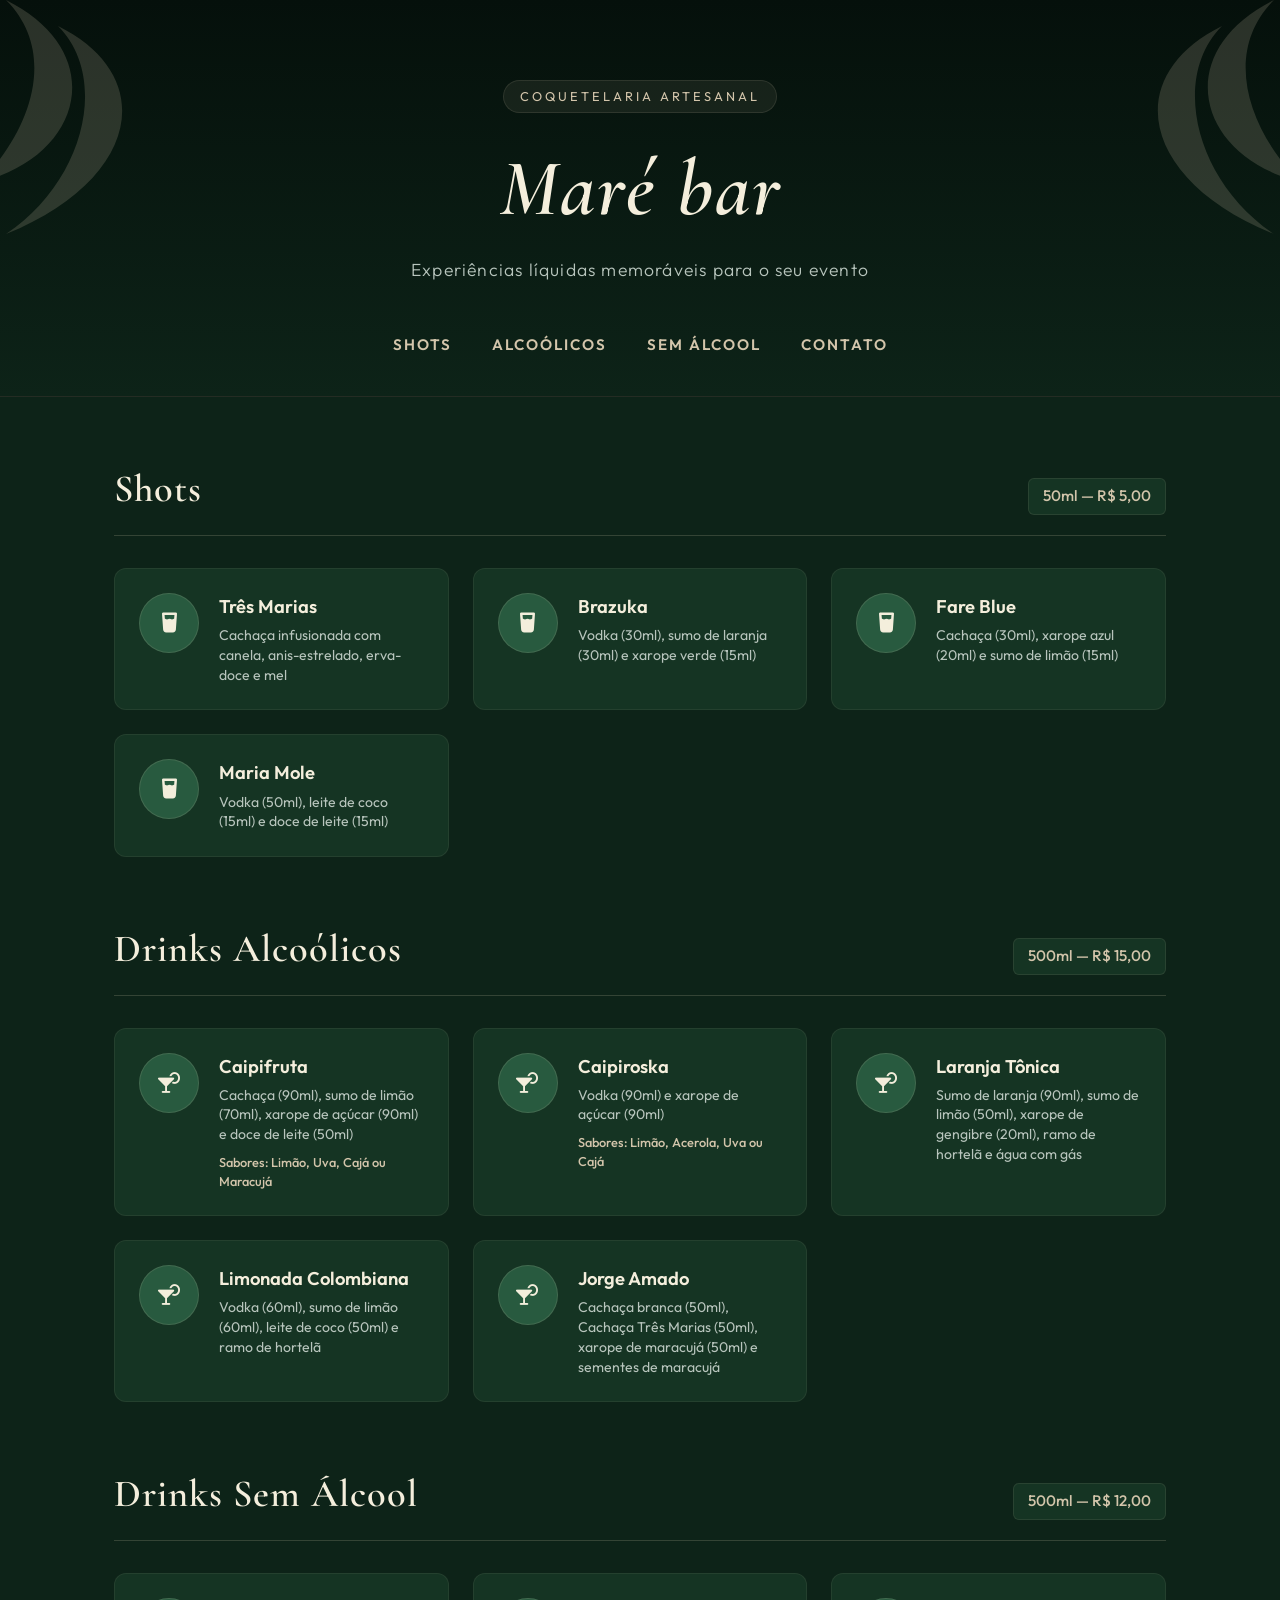
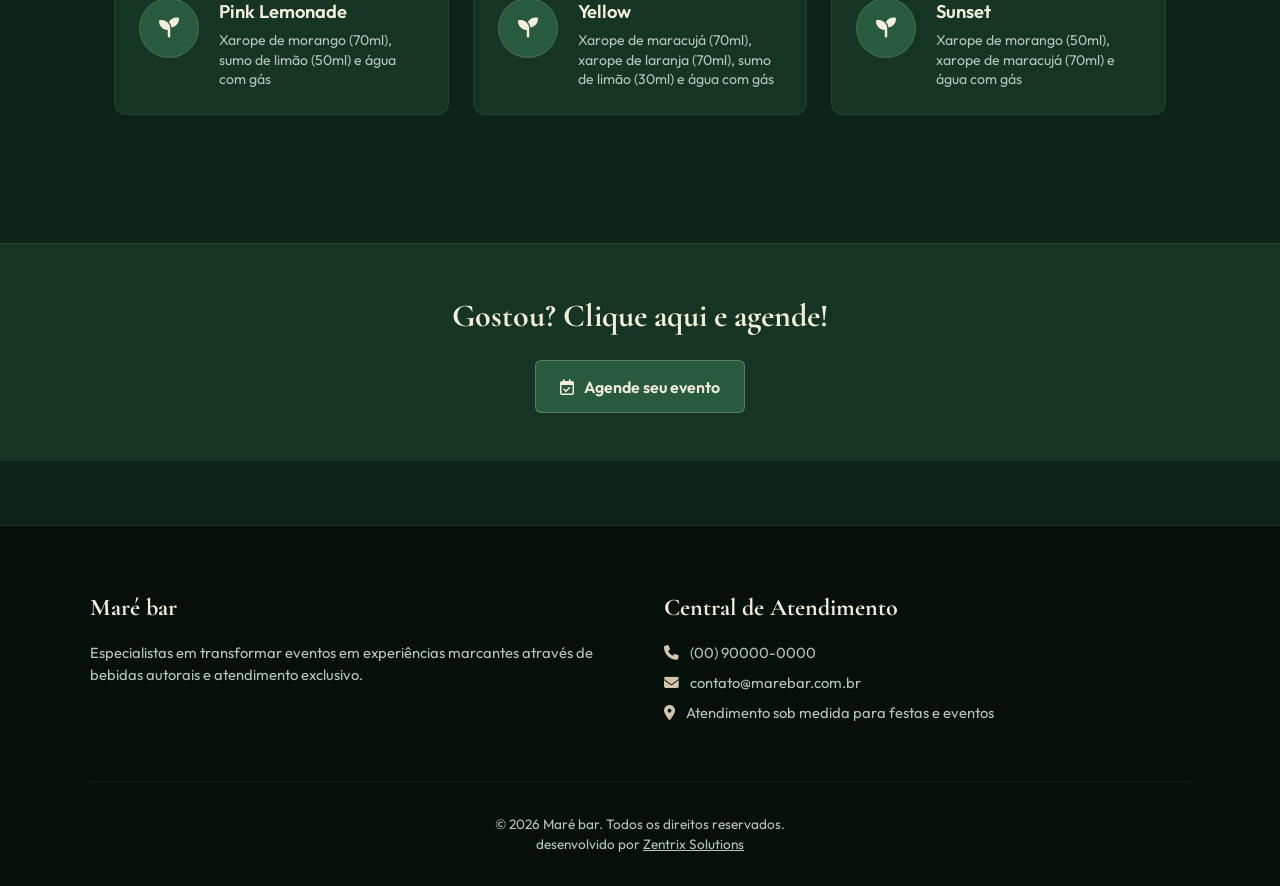
<file: index.html>
<!DOCTYPE html>
<html lang="pt-BR">
<head>
    <meta charset="UTF-8">
    <meta name="viewport" content="width=device-width, initial-scale=1.0">
    <title>Menu de Drinks | Maré bar</title>
    <link rel="stylesheet" href="style.css">
    <link rel="stylesheet" href="https://cdnjs.cloudflare.com/ajax/libs/font-awesome/6.4.0/css/all.min.css">
    <link rel="preconnect" href="https://fonts.googleapis.com">
    <link rel="preconnect" href="https://fonts.gstatic.com" crossorigin>
    <link href="https://fonts.googleapis.com/css2?family=Cormorant+Garamond:ital,wght@0,400;0,600;0,700;1,400&family=Outfit:wght@300;400;500;600;700&display=swap" rel="stylesheet">
</head>
<body>

    <header class="header">
        <div class="header-leaf-left"></div>
        <div class="header-leaf-right"></div>

        <div class="header-inner">
            <span class="brand-tag">Coquetelaria Artesanal</span>
            <h1 class="logo-title">Maré bar</h1>
            <p class="logo-subtitle">Experiências líquidas memoráveis para o seu evento</p>
        </div>
        <nav class="nav-container">
            <ul>
                <li><a href="#shots">Shots</a></li>
                <li><a href="#alcoolicos">Alcoólicos</a></li>
                <li><a href="#sem-alcool">Sem Álcool</a></li>
                <li><a href="#contato">Contato</a></li>
            </ul>
        </nav>
    </header>

    <main class="menu-wrapper">

        <section id="shots" class="menu-category">
            <div class="category-header">
                <h2>Shots</h2>
                <span class="category-info">50ml — R$ 5,00</span>
            </div>
            
            <div class="drinks-grid">
                <div class="drink-card">
                    <div class="drink-avatar">
                        <i class="fa-solid fa-glass-water"></i>
                    </div>
                    <div class="drink-details">
                        <h3>Três Marias</h3>
                        <p>Cachaça infusionada com canela, anis-estrelado, erva-doce e mel</p>
                    </div>
                </div>

                <div class="drink-card">
                    <div class="drink-avatar">
                        <i class="fa-solid fa-glass-water"></i>
                    </div>
                    <div class="drink-details">
                        <h3>Brazuka</h3>
                        <p>Vodka (30ml), sumo de laranja (30ml) e xarope verde (15ml)</p>
                    </div>
                </div>

                <div class="drink-card">
                    <div class="drink-avatar">
                        <i class="fa-solid fa-glass-water"></i>
                    </div>
                    <div class="drink-details">
                        <h3>Fare Blue</h3>
                        <p>Cachaça (30ml), xarope azul (20ml) e sumo de limão (15ml)</p>
                    </div>
                </div>

                <div class="drink-card">
                    <div class="drink-avatar">
                        <i class="fa-solid fa-glass-water"></i>
                    </div>
                    <div class="drink-details">
                        <h3>Maria Mole</h3>
                        <p>Vodka (50ml), leite de coco (15ml) e doce de leite (15ml)</p>
                    </div>
                </div>
            </div>
        </section>

        <section id="alcoolicos" class="menu-category">
            <div class="category-header">
                <h2>Drinks Alcoólicos</h2>
                <span class="category-info">500ml — R$ 15,00</span>
            </div>
            
            <div class="drinks-grid">
                <div class="drink-card">
                    <div class="drink-avatar">
                        <i class="fa-solid fa-martini-glass-citrus"></i>
                    </div>
                    <div class="drink-details">
                        <h3>Caipifruta</h3>
                        <p>Cachaça (90ml), sumo de limão (70ml), xarope de açúcar (90ml) e doce de leite (50ml)</p>
                        <span class="drink-flavor">Sabores: Limão, Uva, Cajá ou Maracujá</span>
                    </div>
                </div>

                <div class="drink-card">
                    <div class="drink-avatar">
                        <i class="fa-solid fa-martini-glass-citrus"></i>
                    </div>
                    <div class="drink-details">
                        <h3>Caipiroska</h3>
                        <p>Vodka (90ml) e xarope de açúcar (90ml)</p>
                        <span class="drink-flavor">Sabores: Limão, Acerola, Uva ou Cajá</span>
                    </div>
                </div>

                <div class="drink-card">
                    <div class="drink-avatar">
                        <i class="fa-solid fa-martini-glass-citrus"></i>
                    </div>
                    <div class="drink-details">
                        <h3>Laranja Tônica</h3>
                        <p>Sumo de laranja (90ml), sumo de limão (50ml), xarope de gengibre (20ml), ramo de hortelã e água com gás</p>
                    </div>
                </div>

                <div class="drink-card">
                    <div class="drink-avatar">
                        <i class="fa-solid fa-martini-glass-citrus"></i>
                    </div>
                    <div class="drink-details">
                        <h3>Limonada Colombiana</h3>
                        <p>Vodka (60ml), sumo de limão (60ml), leite de coco (50ml) e ramo de hortelã</p>
                    </div>
                </div>

                <div class="drink-card">
                    <div class="drink-avatar">
                        <i class="fa-solid fa-martini-glass-citrus"></i>
                    </div>
                    <div class="drink-details">
                        <h3>Jorge Amado</h3>
                        <p>Cachaça branca (50ml), Cachaça Três Marias (50ml), xarope de maracujá (50ml) e sementes de maracujá</p>
                    </div>
                </div>
            </div>
        </section>

        <section id="sem-alcool" class="menu-category">
            <div class="category-header">
                <h2>Drinks Sem Álcool</h2>
                <span class="category-info">500ml — R$ 12,00</span>
            </div>
            
            <div class="drinks-grid">
                <div class="drink-card">
                    <div class="drink-avatar">
                        <i class="fa-solid fa-seedling"></i>
                    </div>
                    <div class="drink-details">
                        <h3>Pink Lemonade</h3>
                        <p>Xarope de morango (70ml), sumo de limão (50ml) e água com gás</p>
                    </div>
                </div>

                <div class="drink-card">
                    <div class="drink-avatar">
                        <i class="fa-solid fa-seedling"></i>
                    </div>
                    <div class="drink-details">
                        <h3>Yellow</h3>
                        <p>Xarope de maracujá (70ml), xarope de laranja (70ml), sumo de limão (30ml) e água com gás</p>
                    </div>
                </div>

                <div class="drink-card">
                    <div class="drink-avatar">
                        <i class="fa-solid fa-seedling"></i>
                    </div>
                    <div class="drink-details">
                        <h3>Sunset</h3>
                        <p>Xarope de morango (50ml), xarope de maracujá (70ml) e água com gás</p>
                    </div>
                </div>
            </div>
        </section>

    </main>

    <section class="booking-cta" aria-labelledby="booking-cta-title">
        <h2 id="booking-cta-title">Gostou? Clique aqui e agende!</h2>
        <a class="booking-cta-link" href="agendamento.html">
            <i class="fa-regular fa-calendar-check" aria-hidden="true"></i>
            Agende seu evento
        </a>
    </section>

    <footer id="contato" class="footer">
        <div class="footer-grid">
            <div class="footer-info">
                <h3>Maré bar</h3>
                <p>Especialistas em transformar eventos em experiências marcantes através de bebidas autorais e atendimento exclusivo.</p>
            </div>
            <div class="footer-contact">
                <h3>Central de Atendimento</h3>
                <p><i class="fa-solid fa-phone"></i> (00) 90000-0000</p>
                <p><i class="fa-solid fa-envelope"></i> contato@marebar.com.br</p>
                <p><i class="fa-solid fa-location-dot"></i> Atendimento sob medida para festas e eventos</p>
            </div>
        </div>
        <div class="footer-copy">
            <p>&copy; 2026 Maré bar. Todos os direitos reservados.</p>
            <p>desenvolvido por <span style="text-decoration: underline;">Zentrix Solutions</span></p>
        </div>
    </footer>

</body>
</html>
</file>
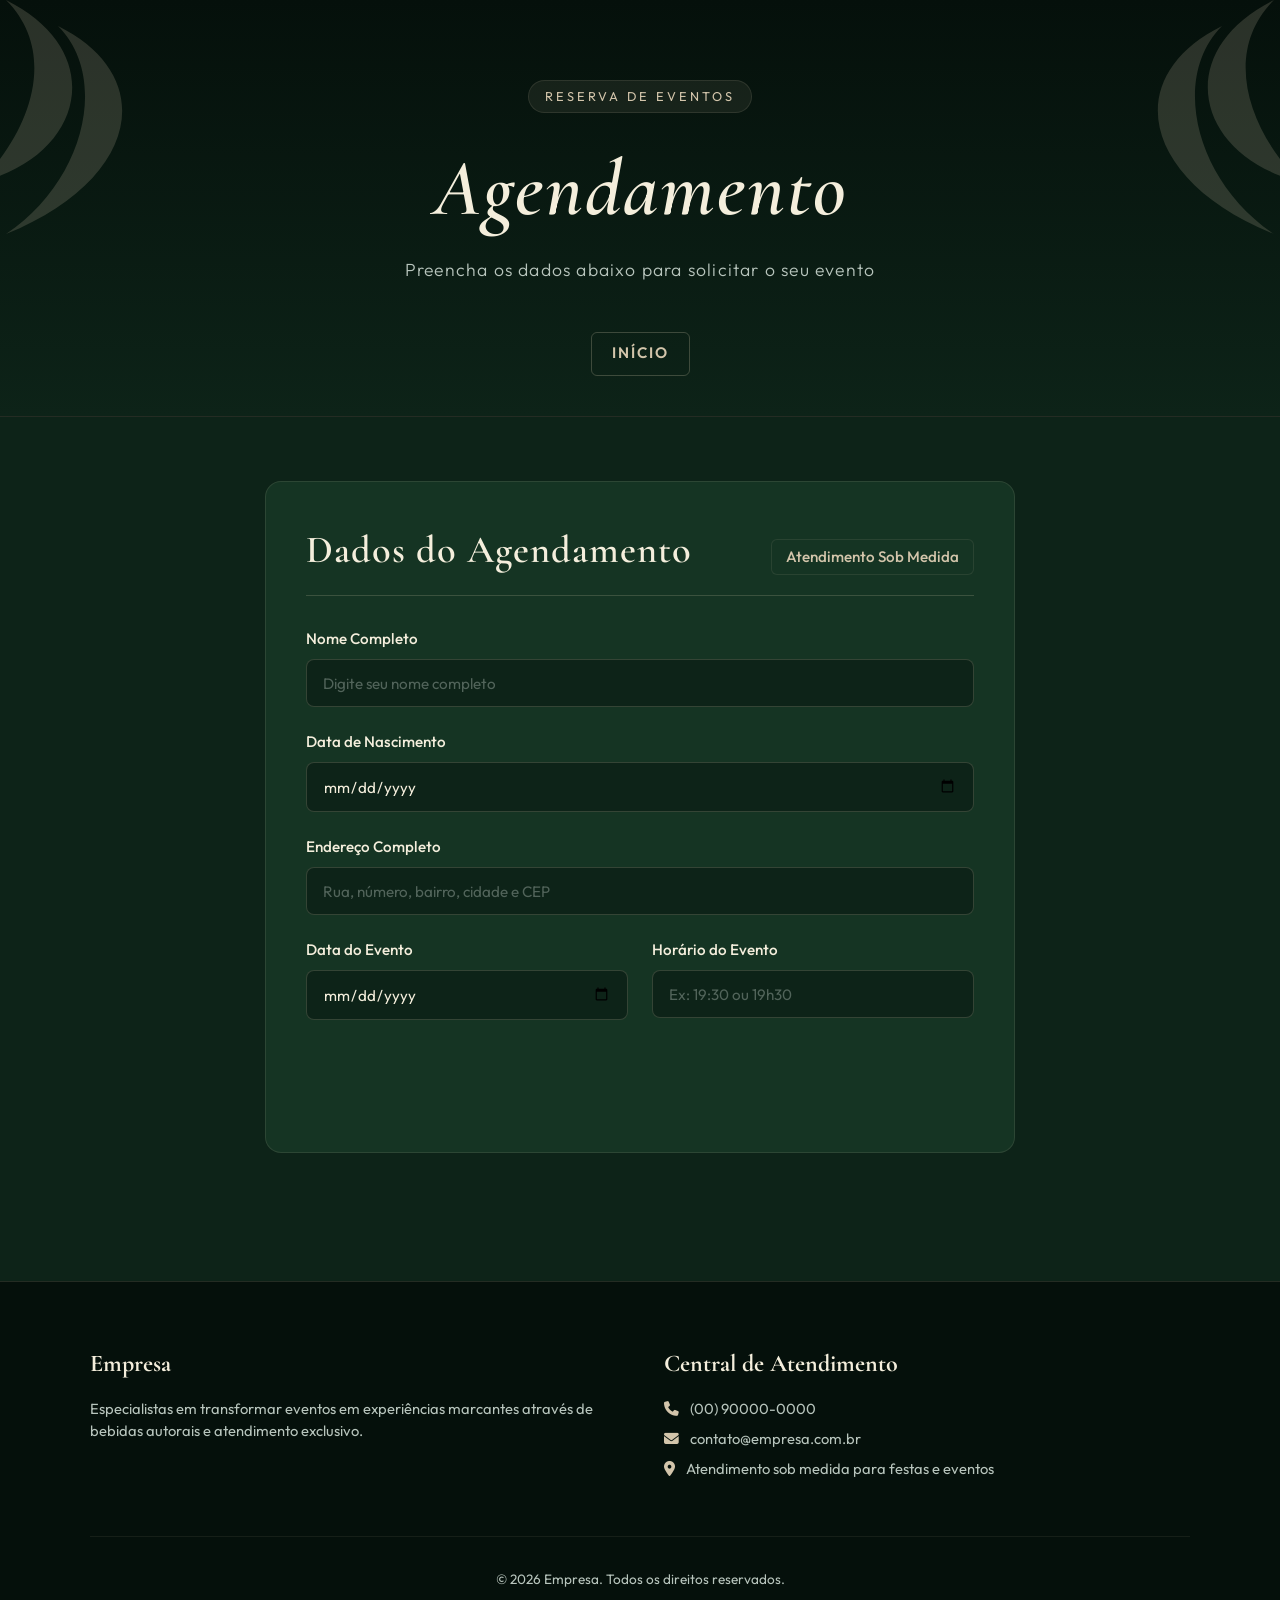
<file: agendamento.html>
<!DOCTYPE html>
<html lang="pt-BR">
<head>
    <meta charset="UTF-8">
    <meta name="viewport" content="width=device-width, initial-scale=1.0">
    <title>Solicitar Agendamento | Empresa</title>
    <link rel="stylesheet" href="style.css">
    <link rel="stylesheet" href="agendamento.css">
    <link rel="stylesheet" href="https://cdnjs.cloudflare.com/ajax/libs/font-awesome/6.4.0/css/all.min.css">
    <link rel="preconnect" href="https://fonts.googleapis.com">
    <link rel="preconnect" href="https://fonts.gstatic.com" crossorigin>
    <link href="https://fonts.googleapis.com/css2?family=Cormorant+Garamond:ital,wght@0,400;0,600;0,700;1,400&family=Outfit:wght@300;400;500;600;700&display=swap" rel="stylesheet">
</head>
<body>

    <header class="header">
        <div class="header-leaf-left"></div>
        <div class="header-leaf-right"></div>

        <div class="header-inner">
            <span class="brand-tag">Reserva de Eventos</span>
            <h1 class="logo-title">Agendamento</h1>
            <p class="logo-subtitle">Preencha os dados abaixo para solicitar o seu evento</p>
        </div>
        <nav class="nav-container booking-nav">
            <ul>
                <li><a href="index.html">Início</a></li>
            </ul>
        </nav>
    </header>

    <main class="menu-wrapper">
        <section class="booking-section">
            <div class="category-header">
                <h2>Dados do Agendamento</h2>
                <span class="category-info">Atendimento Sob Medida</span>
            </div>

            <form id="booking-form" class="booking-form">
                <div class="form-group">
                    <label for="nome">Nome Completo</label>
                    <input type="text" id="nome" class="form-input" placeholder="Digite seu nome completo" required>
                </div>

                <div class="form-group">
                    <label for="nascimento">Data de Nascimento</label>
                    <input type="date" id="nascimento" class="form-input" required>
                </div>

                <div class="form-group">
                    <label for="endereco">Endereço Completo</label>
                    <input type="text" id="endereco" class="form-input" placeholder="Rua, número, bairro, cidade e CEP" required>
                </div>

                <div class="form-row">
                    <div class="form-group">
                        <label for="data-evento">Data do Evento</label>
                        <input type="date" id="data-evento" class="form-input" required>
                    </div>

                    <div class="form-group">
                        <label for="horario">Horário do Evento</label>
                        <input type="text" id="horario" class="form-input" placeholder="Ex: 19:30 ou 19h30" required>
                    </div>
                </div>

                <div class="form-action">
                    <button type="submit" id="btn-submit" class="btn-submit" disabled>Solicitar Agendamento</button>
                </div>
            </form>
        </section>
    </main>

    <footer id="contato" class="footer">
        <div class="footer-grid">
            <div class="footer-info">
                <h3>Empresa</h3>
                <p>Especialistas em transformar eventos em experiências marcantes através de bebidas autorais e atendimento exclusivo.</p>
            </div>
            <div class="footer-contact">
                <h3>Central de Atendimento</h3>
                <p><i class="fa-solid fa-phone"></i> (00) 90000-0000</p>
                <p><i class="fa-solid fa-envelope"></i> contato@empresa.com.br</p>
                <p><i class="fa-solid fa-location-dot"></i> Atendimento sob medida para festas e eventos</p>
            </div>
        </div>
        <div class="footer-copy">
            <p>&copy; 2026 Empresa. Todos os direitos reservados.</p>
        </div>
    </footer>

    <script>
        const form = document.getElementById('booking-form');
        const submitBtn = document.getElementById('btn-submit');
        const inputs = form.querySelectorAll('.form-input');

        function checkInputs() {
            let allFilled = true;
            inputs.forEach(input => {
                if (!input.value.trim()) {
                    allFilled = false;
                }
            });

            if (allFilled) {
                submitBtn.disabled = false;
                submitBtn.classList.add('visible');
            } else {
                submitBtn.disabled = true;
                submitBtn.classList.remove('visible');
            }
        }

        inputs.forEach(input => {
            input.addEventListener('input', checkInputs);
            input.addEventListener('change', checkInputs);
        });

        form.addEventListener('submit', function(e) {
            e.preventDefault();
            alert('Solicitação enviada com sucesso! Entraremos em contato em breve.');
            form.reset();
            checkInputs();
        });
    </script>

</body>
</html>
</file>
<file: style.css>
:root {
    --bg-deep: #0D2318;
    --bg-card: #153423;
    --bg-hover: #1B422D;
    --green-primary: #285A3F;
    --green-accent: #4E875C;
    --green-light: #A3C1AD;
    --beige-soft: #F4EEDC;
    --beige-muted: #D3C5AB;
    --text-main: #F4EEDC;
    --text-muted: #B8C5BD;
    --transition: all 0.3s cubic-bezier(0.25, 0.8, 0.25, 1);
}

* {
    margin: 0;
    padding: 0;
    box-sizing: border-box;
    scroll-behavior: smooth;
}

body {
    background-color: var(--bg-deep);
    font-family: 'Outfit', sans-serif;
    color: var(--text-main);
    min-height: 100vh;
    line-height: 1.5;
    overflow-x: hidden;
}

.header {
    background: linear-gradient(180deg, #05100B 0%, var(--bg-deep) 100%);
    border-bottom: 1px solid rgba(211, 197, 171, 0.15);
    padding: 5rem 1.5rem 2.5rem 1.5rem;
    text-align: center;
    position: relative;
    overflow: hidden;
}

.header-leaf-left,
.header-leaf-right {
    position: absolute;
    top: 0;
    width: 260px;
    height: 100%;
    pointer-events: none;
    opacity: 0.18;
    background-repeat: no-repeat;
    background-size: contain;
}

.header-leaf-left {
    left: -20px;
    background-position: top left;
    background-image: url("data:image/svg+xml,%3Csvg xmlns='http://www.w3.org/2000/svg' viewBox='0 0 100 100'%3E%3Cpath fill='%23D3C5AB' d='M10,0 C30,20 20,50 0,70 C40,60 50,20 10,0 Z M30,10 C50,30 40,70 10,90 C60,70 70,30 30,10 Z'/%3E%3C/svg%3E");
}

.header-leaf-right {
    right: -20px;
    background-position: top right;
    transform: scaleX(-1);
    background-image: url("data:image/svg+xml,%3Csvg xmlns='http://www.w3.org/2000/svg' viewBox='0 0 100 100'%3E%3Cpath fill='%23D3C5AB' d='M10,0 C30,20 20,50 0,70 C40,60 50,20 10,0 Z M30,10 C50,30 40,70 10,90 C60,70 70,30 30,10 Z'/%3E%3C/svg%3E");
}

.header-inner {
    max-width: 800px;
    margin: 0 auto;
    position: relative;
    z-index: 2;
}

.brand-tag {
    display: inline-block;
    font-size: 0.8rem;
    text-transform: uppercase;
    letter-spacing: 3px;
    color: var(--beige-muted);
    background: rgba(211, 197, 171, 0.08);
    padding: 6px 16px;
    border-radius: 20px;
    margin-bottom: 1rem;
    border: 1px solid rgba(211, 197, 171, 0.12);
}

.logo-title {
    font-family: 'Cormorant Garamond', serif;
    font-size: 5rem;
    font-weight: 600;
    font-style: italic;
    color: var(--beige-soft);
    letter-spacing: 2px;
    margin-bottom: 0.5rem;
}

.logo-subtitle {
    font-size: 1.1rem;
    color: var(--text-muted);
    font-weight: 300;
    letter-spacing: 1.2px;
}

.nav-container {
    margin-top: 3rem;
    position: relative;
    z-index: 2;
}

.nav-container ul {
    list-style: none;
    display: flex;
    justify-content: center;
    gap: 2.5rem;
    flex-wrap: wrap;
}

.nav-container a {
    color: var(--beige-muted);
    text-decoration: none;
    font-size: 0.95rem;
    text-transform: uppercase;
    letter-spacing: 2px;
    font-weight: 600;
    transition: var(--transition);
    padding-bottom: 4px;
    border-bottom: 2px solid transparent;
}

.nav-container a:hover {
    color: var(--beige-soft);
    border-bottom-color: var(--beige-muted);
}

.menu-wrapper {
    max-width: 1100px;
    margin: 0 auto;
    padding: 4rem 1.5rem;
}

.menu-category {
    margin-bottom: 4rem;
}

.category-header {
    display: flex;
    justify-content: space-between;
    align-items: baseline;
    border-bottom: 1px solid rgba(211, 197, 171, 0.2);
    padding-bottom: 1rem;
    margin-bottom: 2rem;
}

.category-header h2 {
    font-family: 'Cormorant Garamond', serif;
    font-size: 2.4rem;
    font-weight: 600;
    color: var(--beige-soft);
    letter-spacing: 1px;
}

.category-info {
    font-size: 0.95rem;
    color: var(--beige-muted);
    background: var(--bg-card);
    padding: 6px 14px;
    border-radius: 6px;
    border: 1px solid rgba(211, 197, 171, 0.1);
    font-weight: 500;
}

.drinks-grid {
    display: grid;
    grid-template-columns: repeat(auto-fit, minmax(320px, 1fr));
    gap: 1.5rem;
}

.drink-card {
    background-color: var(--bg-card);
    border: 1px solid rgba(211, 197, 171, 0.08);
    border-radius: 12px;
    padding: 1.5rem;
    display: flex;
    align-items: flex-start;
    gap: 1.25rem;
    transition: var(--transition);
}

.drink-card:hover {
    background-color: var(--bg-hover);
    transform: translateY(-3px);
    border-color: rgba(211, 197, 171, 0.2);
    box-shadow: 0 10px 30px rgba(0, 0, 0, 0.3);
}

.drink-avatar {
    width: 60px;
    height: 60px;
    min-width: 60px;
    background-color: var(--green-primary);
    border-radius: 50%;
    display: flex;
    align-items: center;
    justify-content: center;
    color: var(--beige-soft);
    font-size: 1.25rem;
    border: 1px solid rgba(211, 197, 171, 0.15);
    transition: var(--transition);
}

.drink-card:hover .drink-avatar {
    background-color: var(--green-accent);
    transform: scale(1.05);
}

.drink-details h3 {
    font-size: 1.15rem;
    font-weight: 600;
    color: var(--beige-soft);
    margin-bottom: 0.35rem;
}

.drink-details p {
    font-size: 0.88rem;
    color: var(--text-muted);
    line-height: 1.4;
}

.drink-flavor {
    display: block;
    font-size: 0.8rem;
    color: var(--beige-muted);
    margin-top: 0.5rem;
    font-weight: 500;
}

.booking-cta {
    padding: 3rem 1.5rem;
    text-align: center;
    background-color: var(--bg-card);
    border-top: 1px solid rgba(211, 197, 171, 0.12);
}

.booking-cta h2 {
    margin-bottom: 1.25rem;
    color: var(--beige-soft);
    font-family: 'Cormorant Garamond', serif;
    font-size: 2rem;
}

.booking-cta-link {
    display: inline-flex;
    align-items: center;
    justify-content: center;
    gap: 0.6rem;
    padding: 0.85rem 1.5rem;
    border: 1px solid rgba(211, 197, 171, 0.3);
    border-radius: 6px;
    background-color: var(--green-primary);
    color: var(--beige-soft);
    font-weight: 600;
    text-decoration: none;
    transition: var(--transition);
}

.booking-cta-link:hover,
.booking-cta-link:focus-visible {
    background-color: var(--green-accent);
    outline: 2px solid var(--beige-muted);
    outline-offset: 3px;
}

.footer {
    background-color: #05100B;
    border-top: 1px solid rgba(211, 197, 171, 0.15);
    padding: 4rem 1.5rem 2rem 1.5rem;
    margin-top: 4rem;
}

.footer-grid {
    max-width: 1100px;
    margin: 0 auto;
    display: grid;
    grid-template-columns: repeat(auto-fit, minmax(280px, 1fr));
    gap: 3rem;
    margin-bottom: 3rem;
}

.footer-info h3, 
.footer-contact h3 {
    font-family: 'Cormorant Garamond', serif;
    font-size: 1.5rem;
    color: var(--beige-soft);
    margin-bottom: 1rem;
}

.footer-info p, 
.footer-contact p {
    font-size: 0.92rem;
    color: var(--text-muted);
    margin-bottom: 0.5rem;
}

.footer-contact p i {
    color: var(--beige-muted);
    margin-right: 8px;
}

.footer-copy {
    max-width: 1100px;
    margin: 0 auto;
    padding-top: 2rem;
    border-top: 1px solid rgba(211, 197, 171, 0.08);
    text-align: center;
    font-size: 0.85rem;
    color: var(--text-muted);
}

@media (max-width: 640px) {
    .header {
        padding: 3.5rem 1rem 2rem;
    }

    .header-leaf-left,
    .header-leaf-right {
        width: 150px;
        opacity: 0.1;
    }

    .brand-tag {
        letter-spacing: 0;
    }

    .logo-title {
        font-size: 3.5rem;
        letter-spacing: 0;
    }

    .logo-subtitle {
        max-width: 32rem;
        margin: 0 auto;
        font-size: 1rem;
        letter-spacing: 0;
    }

    .nav-container {
        margin-top: 2rem;
    }

    .nav-container ul {
        gap: 0.5rem 1rem;
    }

    .nav-container a {
        display: inline-flex;
        align-items: center;
        min-height: 44px;
        padding: 0.5rem 0.25rem;
        font-size: 0.85rem;
        letter-spacing: 0;
    }

    .menu-wrapper {
        padding: 2.5rem 1rem;
    }

    .menu-category {
        margin-bottom: 3rem;
    }

    .category-header {
        flex-direction: column;
        align-items: flex-start;
        gap: 0.5rem;
        padding-bottom: 0.85rem;
        margin-bottom: 1.5rem;
    }

    .category-header h2 {
        font-size: 2rem;
        letter-spacing: 0;
    }

    .drinks-grid {
        grid-template-columns: minmax(0, 1fr);
        gap: 1rem;
    }

    .drink-card {
        gap: 1rem;
        padding: 1.1rem;
    }

    .drink-avatar {
        width: 52px;
        min-width: 52px;
        height: 52px;
    }

    .drink-details {
        min-width: 0;
        overflow-wrap: anywhere;
    }

    .booking-cta {
        padding: 2.5rem 1rem;
    }

    .booking-cta h2 {
        font-size: 1.75rem;
        letter-spacing: 0;
    }

    .booking-cta-link {
        min-height: 44px;
        max-width: 100%;
    }

    .footer {
        margin-top: 2.5rem;
        padding: 3rem 1rem 1.5rem;
    }

    .footer-grid {
        grid-template-columns: minmax(0, 1fr);
        gap: 2rem;
        margin-bottom: 2rem;
    }

    .footer-copy {
        padding-top: 1.5rem;
    }
}

@media (max-width: 380px) {
    .logo-title {
        font-size: 3rem;
    }

    .brand-tag {
        font-size: 0.72rem;
        padding: 6px 12px;
    }

    .nav-container ul {
        column-gap: 0.5rem;
    }

    .drink-card {
        gap: 0.75rem;
        padding: 1rem;
    }

    .drink-avatar {
        width: 46px;
        min-width: 46px;
        height: 46px;
    }
}
</file>
<file: agendamento.css>
.booking-nav ul {
    gap: 0;
}

.booking-nav a {
    display: inline-flex;
    align-items: center;
    justify-content: center;
    min-height: 44px;
    padding: 0.6rem 1.25rem;
    border: 1px solid rgba(211, 197, 171, 0.25);
    border-radius: 6px;
}

.booking-section {
    background-color: var(--bg-card);
    border: 1px solid rgba(211, 197, 171, 0.12);
    border-radius: 16px;
    padding: 2.5rem;
    max-width: 750px;
    margin: 0 auto;
}

.booking-form {
    display: flex;
    flex-direction: column;
    gap: 1.5rem;
}

.form-group {
    display: flex;
    flex-direction: column;
    gap: 0.5rem;
}

.form-row {
    display: grid;
    grid-template-columns: repeat(auto-fit, minmax(220px, 1fr));
    gap: 1.5rem;
}

.form-group label {
    font-size: 0.95rem;
    color: var(--beige-soft);
    font-weight: 500;
}

.form-input {
    background-color: var(--bg-deep);
    border: 1px solid rgba(211, 197, 171, 0.2);
    border-radius: 8px;
    padding: 0.85rem 1rem;
    color: var(--beige-soft);
    font-family: 'Outfit', sans-serif;
    font-size: 0.95rem;
    outline: none;
    transition: var(--transition);
}

.form-input:focus {
    border-color: var(--beige-muted);
    box-shadow: 0 0 0 2px rgba(211, 197, 171, 0.1);
}

.form-input::placeholder {
    color: rgba(184, 197, 189, 0.4);
}

.form-action {
    margin-top: 1rem;
    display: flex;
    justify-content: center;
}

.btn-submit {
    background-color: var(--green-primary);
    color: var(--beige-soft);
    border: 1px solid rgba(211, 197, 171, 0.3);
    padding: 1rem 2.5rem;
    font-size: 1rem;
    font-weight: 600;
    text-transform: uppercase;
    letter-spacing: 1.5px;
    border-radius: 30px;
    cursor: not-allowed;
    opacity: 0;
    visibility: hidden;
    transform: translateY(10px);
    transition: var(--transition);
}

.btn-submit.visible {
    opacity: 1;
    visibility: visible;
    transform: translateY(0);
    cursor: pointer;
    background-color: var(--green-accent);
}

.btn-submit.visible:hover {
    background-color: var(--beige-muted);
    color: var(--bg-deep);
}

@media (max-width: 640px) {
    .booking-section {
        padding: 1.25rem;
        border-radius: 12px;
    }

    .booking-form {
        gap: 1.25rem;
    }

    .form-row {
        grid-template-columns: minmax(0, 1fr);
        gap: 1.25rem;
    }

    .form-input {
        width: 100%;
        min-width: 0;
    }

    .btn-submit {
        width: 100%;
        max-width: 24rem;
        min-height: 48px;
        padding: 0.9rem 0.75rem;
        font-size: 0.875rem;
        letter-spacing: 0.5px;
        line-height: 1.35;
    }
}
</file>
